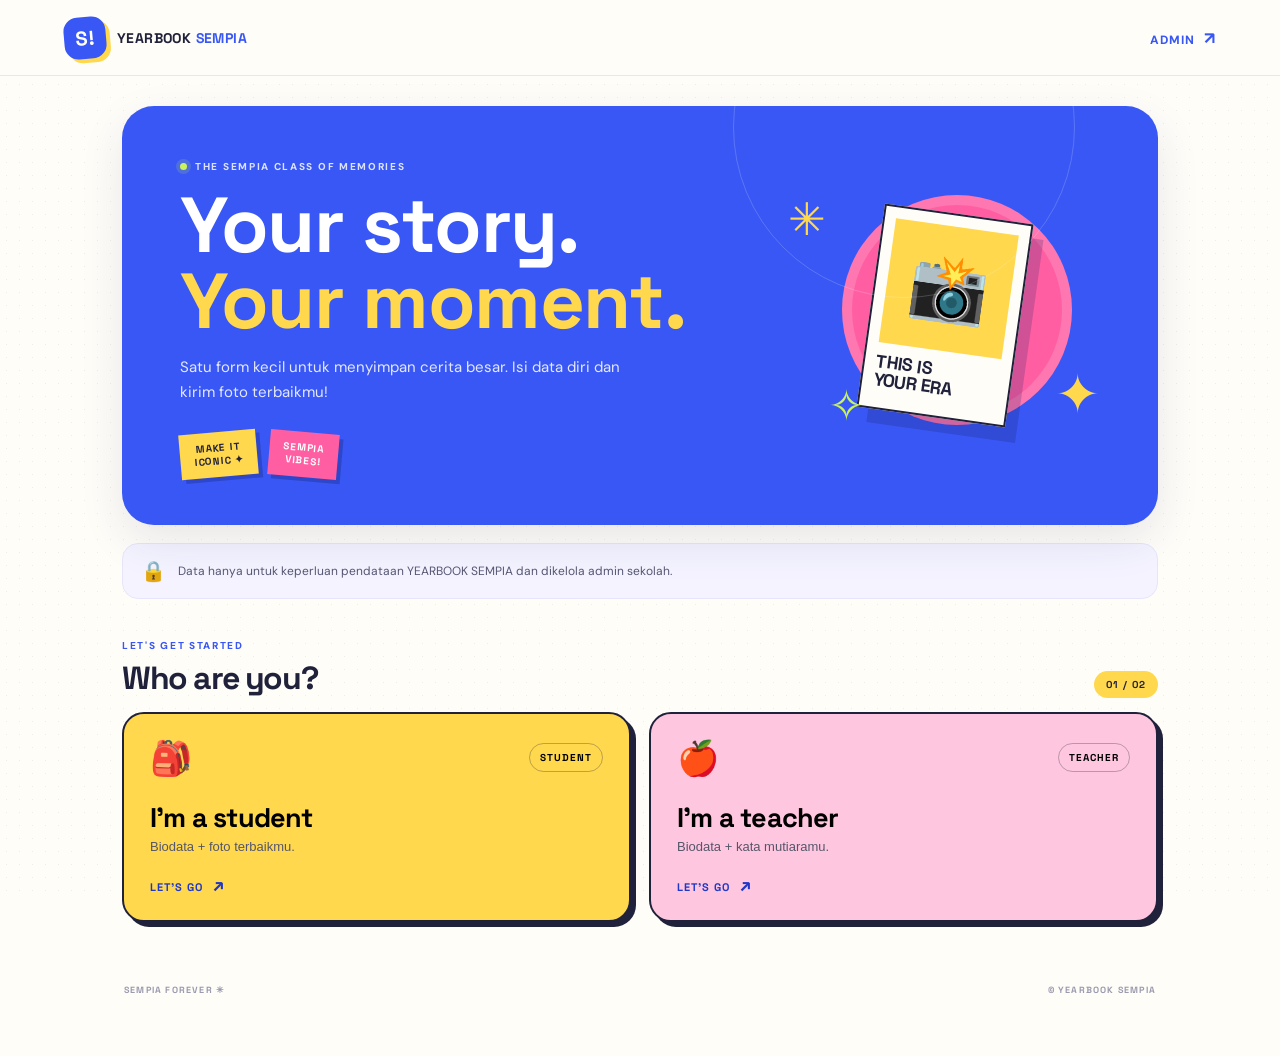
<file: index.html>
<!doctype html>
<html lang="id">
<head>
  <meta charset="utf-8">
  <meta name="viewport" content="width=device-width, initial-scale=1">
  <meta name="theme-color" content="#3857f5">
  <meta name="description" content="Formulir pengumpulan data YEARBOOK SEMPIA.">
  <title>YEARBOOK SEMPIA — Your Story</title>
  <link rel="preconnect" href="https://fonts.googleapis.com">
  <link rel="preconnect" href="https://fonts.gstatic.com" crossorigin>
  <link href="https://fonts.googleapis.com/css2?family=DM+Sans:wght@400;500;600;700;800&family=Space+Grotesk:wght@500;600;700&display=swap" rel="stylesheet">
  <link rel="stylesheet" href="./assets/css/styles.css">
  <script src="./assets/js/config.js"></script>
  <script defer src="./assets/js/api.js"></script>
  <script defer src="./assets/js/compression.js"></script>
  <script defer src="./assets/js/app.js"></script>
</head>
<body>
  <div class="page-noise" aria-hidden="true"></div>
  <header class="topbar">
    <a class="brand" href="./index.html" aria-label="YEARBOOK SEMPIA Home"><span class="brand-mark">S!</span><span>YEARBOOK <b>SEMPIA</b></span></a>
    <a class="admin-link" href="./admin.html">ADMIN <span>↗</span></a>
  </header>

  <main class="container">
    <section class="hero">
      <div class="hero-copy">
        <span class="eyebrow"><span class="eyebrow-dot"></span> THE SEMPIA CLASS OF MEMORIES</span>
        <h1>Your story.<br><em>Your moment.</em></h1>
        <p>Satu form kecil untuk menyimpan cerita besar. Isi data diri dan kirim foto terbaikmu!</p>
        <div class="hero-stickers"><span class="sticker sticker-yellow">MAKE IT<br>ICONIC ✦</span><span class="sticker sticker-pink">SEMPIA<br>VIBES!</span></div>
      </div>
      <div class="hero-art" aria-hidden="true">
        <div class="art-circle"></div><div class="art-card"><div class="art-photo">📸</div><div class="art-caption">THIS IS<br>YOUR ERA</div></div>
        <span class="art-star star-one">✳</span><span class="art-star star-two">✦</span><span class="art-spark">✧</span>
      </div>
    </section>

    <section class="privacy-strip"><span>🔒</span><p>Data hanya untuk keperluan pendataan YEARBOOK SEMPIA dan dikelola admin sekolah.</p></section>

    <section class="section-intro"><div><span class="eyebrow">LET'S GET STARTED</span><h2>Who are you?</h2></div><span class="step-chip">01 / 02</span></section>
    <section class="choice-grid" id="choices">
      <button class="choice-card student" type="button" data-category="student">
        <span class="choice-top"><span class="choice-icon">🎒</span><span class="choice-tag">STUDENT</span></span>
        <span class="choice-title">I'm a student</span><span class="choice-desc">Biodata + foto terbaikmu.</span><span class="choice-arrow">LET'S GO <b>↗</b></span>
      </button>
      <button class="choice-card teacher" type="button" data-category="teacher">
        <span class="choice-top"><span class="choice-icon">🍎</span><span class="choice-tag">TEACHER</span></span>
        <span class="choice-title">I'm a teacher</span><span class="choice-desc">Biodata + kata mutiaramu.</span><span class="choice-arrow">LET'S GO <b>↗</b></span>
      </button>
    </section>

    <section class="form-panel hidden" id="formPanel">
      <div class="form-heading">
        <div><span class="eyebrow" id="formEyebrow">STUDENT FORM</span><h2 id="formTitle">Tell us about you.</h2><p>Isi yang perlu, cek lagi, lalu kirim.</p></div>
        <button class="back-button" id="backButton" type="button">← BACK</button>
      </div>
      <div class="progress-track"><span id="formProgress"></span></div>
      <form id="profileForm" novalidate>
        <div class="form-section-label"><span>01</span> BASIC INFO</div>
        <label>Nama lengkap <i>*</i>
          <select id="personSelect" required><option value="">Memuat daftar nama...</option></select>
          <small>Pilih nama sesuai daftar resmi sekolah.</small>
        </label>
        <label id="accessCodeField" class="hidden">Kode pengisian <i>*</i>
          <input id="accessCode" type="password" maxlength="40" autocomplete="off" placeholder="Masukkan kode dari admin">
          <small>Hanya diminta jika admin mengaktifkan kode peserta.</small>
        </label>
        <div class="two-col">
          <label>Tempat lahir <i>*</i><input id="birthplace" maxlength="100" required autocomplete="off" placeholder="Contoh: Surabaya"></label>
          <label>Tanggal lahir <i>*</i><input id="birthdate" type="date" required></label>
        </div>
        <label>Alamat <i>*</i><textarea id="address" rows="2" maxlength="500" required placeholder="Alamat tempat tinggal"></textarea></label>
        <label>Nomor WhatsApp <i>*</i><input id="whatsapp" type="tel" inputmode="tel" maxlength="20" required placeholder="08xxxxxxxxxx"></label>

        <div id="socialSection" class="social-section">
          <div class="form-section-label"><span>02</span> SOCIAL MEDIA <small>OPTIONAL</small></div>
          <div id="socialRows" class="social-rows"></div>
          <button type="button" id="addSocialButton" class="add-social">＋ Add social account</button>
        </div>

        <label><span id="mottoLabel">Quote / kata-kata hari ini</span> <i>*</i><textarea id="motto" rows="3" maxlength="240" required placeholder="Satu kalimat yang menggambarkan dirimu..."></textarea><small>Maksimal 240 karakter.</small></label>

        <div class="upload-box" id="photoSection">
          <div class="upload-title"><div><div class="form-section-label"><span>03</span> YOUR BEST SHOT</div><strong>Drop your main character photo.</strong><small>Foto wajib untuk siswa · JPG, PNG, WebP</small></div><span class="upload-emoji">📷</span></div>
          <input id="photo" type="file" accept="image/jpeg,image/png,image/webp" required>
          <small>Maksimal 15 MB sebelum kompresi dan 2 MB setelah kompresi.</small>
          <div id="photoPreview" class="photo-preview hidden"></div>
          <div id="photoStatus" class="photo-status" aria-live="polite"></div>
        </div>

        <label class="consent"><input id="consent" type="checkbox" required><span>Saya menyatakan data yang dikirim benar dan menyetujui penggunaannya untuk administrasi YEARBOOK SEMPIA. Jika diperlukan, saya telah memperoleh izin orang tua/wali.</span></label>
        <button class="submit-button" id="submitButton" type="submit"><span>SUBMIT MY STORY</span><b>↗</b></button>
        <p class="form-note">Data yang sudah dikirim akan diperiksa admin sekolah.</p>
      </form>
      <div id="formMessage" class="message" role="status" aria-live="polite"></div>
    </section>

    <footer><span>SEMPIA FOREVER ✳</span><span>© YEARBOOK SEMPIA</span></footer>
  </main>

</body>
</html>
</file>
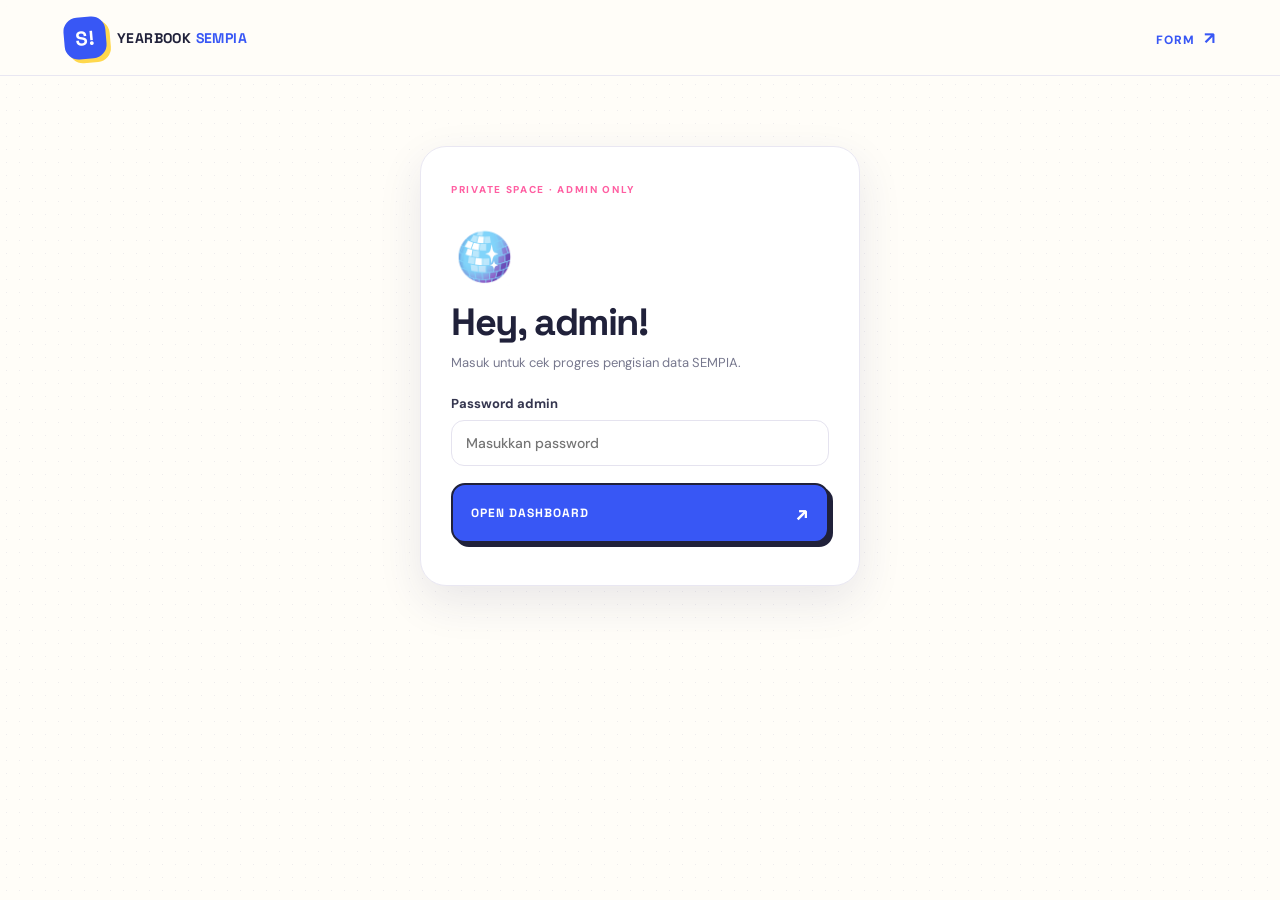
<file: admin.html>
<!doctype html>
<html lang="id">
<head>
  <meta charset="utf-8">
  <meta name="viewport" content="width=device-width, initial-scale=1">
  <meta name="robots" content="noindex,nofollow">
  <meta name="theme-color" content="#3857f5">
  <title>Admin — YEARBOOK SEMPIA</title>
  <link rel="preconnect" href="https://fonts.googleapis.com">
  <link rel="preconnect" href="https://fonts.gstatic.com" crossorigin>
  <link href="https://fonts.googleapis.com/css2?family=DM+Sans:wght@400;500;600;700;800&family=Space+Grotesk:wght@500;600;700&display=swap" rel="stylesheet">
  <link rel="stylesheet" href="./assets/css/styles.css">
  <script src="./assets/js/config.js"></script>
  <script defer src="./assets/js/api.js"></script>
  <script defer src="./assets/js/admin.js"></script>
</head>
<body class="admin-page">
  <div class="page-noise" aria-hidden="true"></div>
  <header class="topbar">
    <a class="brand" href="./index.html"><span class="brand-mark">S!</span><span>YEARBOOK <b>SEMPIA</b></span></a>
    <a class="admin-link" href="./index.html">FORM <span>↗</span></a>
  </header>
  <main class="container admin-container">
    <section class="login-card" id="loginPanel">
      <span class="eyebrow">PRIVATE SPACE · ADMIN ONLY</span>
      <div class="login-emoji">🪩</div>
      <h1>Hey, admin!</h1>
      <p>Masuk untuk cek progres pengisian data SEMPIA.</p>
      <form id="loginForm">
        <label>Password admin<input id="adminPassword" type="password" required autocomplete="current-password" placeholder="Masukkan password"></label>
        <button class="submit-button" id="loginButton" type="submit"><span>OPEN DASHBOARD</span><b>↗</b></button>
      </form>
      <div id="loginMessage" class="message" role="status" aria-live="polite"></div>
    </section>

    <section class="dashboard hidden" id="dashboardPanel">
      <div class="dashboard-head"><div><span class="eyebrow">SEMPIA CONTROL ROOM</span><h1>Dashboard <em>Admin.</em></h1><p>Pantau siapa yang sudah dan belum mengisi.</p></div><button id="logoutButton" class="back-button" type="button">LOG OUT ↗</button></div>
      <div class="stats-grid" id="stats"></div>
      <div class="dashboard-toolbar">
        <input id="searchInput" type="search" placeholder="Cari nama / ID…" aria-label="Cari nama atau ID">
        <select id="categoryFilter" aria-label="Filter kategori"><option value="all">Semua kategori</option><option value="student">Siswa</option><option value="teacher">Guru</option></select>
        <select id="statusFilter" aria-label="Filter status"><option value="all">Semua status</option><option value="not_submitted">Belum mengisi</option><option value="pending">Menunggu</option><option value="verified">Terverifikasi</option><option value="revision">Perlu revisi</option></select>
      </div>
      <div class="table-card">
        <div class="table-heading"><div><strong>Daftar peserta</strong><small id="resultCount">Memuat data…</small></div><button type="button" id="refreshButton" class="refresh-button">↻ Refresh</button></div>
        <div class="table-wrap"><table><thead><tr><th>Nama / ID</th><th>Kategori</th><th>Status</th><th>Foto</th><th>Update</th><th></th></tr></thead><tbody id="profileRows"><tr><td colspan="6">Memuat data…</td></tr></tbody></table></div>
      </div>
      <div id="dashboardMessage" class="message" role="status" aria-live="polite"></div>
    </section>
  </main>

  <dialog id="detailDialog" class="detail-dialog" aria-labelledby="detailTitle">
    <div class="dialog-header"><div><span class="eyebrow">PROFILE CHECK</span><h2 id="detailTitle">Detail peserta</h2></div><button type="button" id="closeDialogButton" class="icon-button" aria-label="Tutup">✕</button></div>
    <div id="detailLoading" class="muted">Memuat detail…</div>
    <div id="detailBody" class="hidden">
      <div class="detail-layout"><div class="detail-photo-wrap"><img id="detailPhoto" class="detail-photo" alt="Foto peserta"></div><div id="detailFields" class="detail-fields"></div></div>
      <div class="admin-note-box"><label for="adminNote">Catatan revisi <small>Wajib jika meminta perbaikan, maksimal 500 karakter.</small></label><textarea id="adminNote" rows="3" maxlength="500" placeholder="Tulis bagian yang perlu diperbaiki…"></textarea></div>
      <div class="dialog-actions"><button type="button" id="revisionButton" class="secondary-button">Minta revisi</button><button type="button" id="verifyButton" class="primary-button">Verifikasi</button></div>
      <div id="detailMessage" class="message" role="status" aria-live="polite"></div>
    </div>
  </dialog>
</body>
</html>
</file>
<file: assets/css/styles.css>
:root{--blue:#3857f5;--blue-dark:#2038c7;--pink:#ff5fa2;--yellow:#ffd84d;--lime:#c9f35a;--purple:#a78bfa;--ink:#20213a;--muted:#77788e;--paper:#fffdf8;--line:#e9e7f2;--green:#198754;--shadow:0 16px 44px rgba(38,42,98,.10)}
*{box-sizing:border-box}html{scroll-behavior:smooth}body{margin:0;background:var(--paper);color:var(--ink);font-family:'DM Sans',sans-serif;min-height:100vh}.page-noise{position:fixed;inset:0;pointer-events:none;opacity:.13;z-index:-1;background-image:radial-gradient(#7d7ca0 .7px,transparent .7px);background-size:13px 13px}.topbar{height:76px;display:flex;align-items:center;justify-content:space-between;padding:0 max(5vw,20px);border-bottom:1px solid var(--line);background:rgba(255,253,248,.9);backdrop-filter:blur(14px);position:sticky;top:0;z-index:5}.brand{display:flex;align-items:center;gap:11px;text-decoration:none;color:var(--ink);font:700 14px 'Space Grotesk',sans-serif;letter-spacing:.4px}.brand b{color:var(--blue)}.brand-mark{width:42px;height:42px;display:grid;place-items:center;border-radius:14px;background:var(--blue);color:#fff;font:700 20px 'Space Grotesk';transform:rotate(-5deg);box-shadow:4px 4px 0 var(--yellow)}.admin-link{font-size:12px;font-weight:800;letter-spacing:1px;text-decoration:none;color:var(--blue)}.admin-link span{font-size:17px;margin-left:5px}.container{max-width:1080px;margin:30px auto;padding:0 22px}.hero{position:relative;display:flex;align-items:center;justify-content:space-between;min-height:360px;padding:48px 58px;overflow:hidden;border-radius:32px;background:var(--blue);color:#fff;box-shadow:var(--shadow)}.hero:after{content:"";position:absolute;width:340px;height:340px;border:1px solid rgba(255,255,255,.18);border-radius:50%;right:8%;top:-150px}.hero-copy{position:relative;z-index:2;max-width:560px}.eyebrow{display:inline-flex;align-items:center;gap:8px;font-size:10px;font-weight:800;letter-spacing:1.7px;text-transform:uppercase;color:var(--blue)}.hero .eyebrow{color:#dbe2ff}.eyebrow-dot{width:7px;height:7px;border-radius:50%;background:var(--lime);box-shadow:0 0 0 4px rgba(201,243,90,.16)}h1,h2{font-family:'Space Grotesk',sans-serif;letter-spacing:-1.4px;margin:12px 0}.hero h1{font-size:clamp(48px,7vw,78px);line-height:.98;color:#fff}.hero h1 em{font-style:normal;color:var(--yellow)}.hero p{max-width:450px;color:#e3e8ff;font-size:15px;line-height:1.7}.hero-stickers{display:flex;gap:12px;margin-top:26px}.sticker{display:inline-grid;place-items:center;padding:10px 14px;font:800 10px/1.25 'Space Grotesk';letter-spacing:.8px;text-align:center;box-shadow:4px 4px 0 rgba(16,20,70,.25);transform:rotate(-5deg)}.sticker-yellow{background:var(--yellow);color:var(--ink)}.sticker-pink{background:var(--pink);color:#fff;transform:rotate(5deg)}.hero-art{width:320px;height:260px;position:relative;flex:0 0 320px}.art-circle{position:absolute;width:230px;height:230px;right:28px;top:10px;border-radius:50%;background:var(--pink);border:10px solid rgba(255,255,255,.15)}.art-card{position:absolute;right:80px;top:28px;width:150px;height:205px;background:#fffdf8;color:var(--ink);padding:11px;transform:rotate(8deg);box-shadow:12px 14px 0 rgba(22,28,95,.2);border:2px solid var(--ink)}.art-photo{height:125px;background:var(--yellow);display:grid;place-items:center;font-size:64px}.art-caption{font:800 18px/1 'Space Grotesk';padding-top:10px;letter-spacing:-.5px}.art-star{position:absolute;color:var(--yellow);font-size:45px}.star-one{top:5px;left:8px}.star-two{right:0;bottom:15px;font-size:54px}.art-spark{position:absolute;left:48px;bottom:10px;color:var(--lime);font-size:44px}.privacy-strip{display:flex;align-items:center;gap:12px;padding:14px 18px;margin:18px 0 34px;border:1px solid #e7e5fa;background:#f4f3ff;border-radius:16px;color:#555674}.privacy-strip span{font-size:20px}.privacy-strip p{font-size:12px;line-height:1.5;margin:0}.section-intro{display:flex;justify-content:space-between;align-items:end;margin-bottom:14px}.section-intro h2{font-size:32px;margin:4px 0 0}.step-chip{background:var(--yellow);padding:7px 12px;border-radius:999px;font:800 10px 'Space Grotesk';letter-spacing:1px}.choice-grid{display:grid;grid-template-columns:1fr 1fr;gap:18px;margin:0 0 32px}.choice-card{position:relative;display:flex;flex-direction:column;align-items:flex-start;text-align:left;min-height:210px;padding:24px 26px;border:2px solid var(--ink);border-radius:22px;cursor:pointer;transition:transform .18s,box-shadow .18s;box-shadow:5px 5px 0 var(--ink)}.choice-card:hover{transform:translate(-2px,-3px);box-shadow:8px 9px 0 var(--ink)}.choice-card.student{background:var(--yellow)}.choice-card.teacher{background:#ffc6df}.choice-top{display:flex;width:100%;align-items:center;justify-content:space-between}.choice-icon{font-size:34px}.choice-tag{font:800 10px 'Space Grotesk';letter-spacing:1px;padding:7px 10px;border:1px solid rgba(32,33,58,.3);border-radius:999px}.choice-title{font:700 27px 'Space Grotesk';margin:22px 0 4px;letter-spacing:-.8px}.choice-desc{font-size:13px;color:#56566a}.choice-arrow{margin-top:auto;padding-top:18px;color:var(--blue-dark);font:800 11px 'Space Grotesk';letter-spacing:1px}.choice-arrow b{font-size:18px;margin-left:6px}.form-panel,.login-card,.dashboard{background:#fff;border:1px solid var(--line);border-radius:26px;padding:30px;box-shadow:var(--shadow)}.form-panel{max-width:800px;margin:0 auto 36px}.form-heading,.dashboard-head{display:flex;justify-content:space-between;align-items:flex-start;gap:16px;margin-bottom:18px}.form-heading h2,.dashboard-head h1{font-size:34px;margin:5px 0}.form-heading p,.dashboard-head p,.login-card p{margin:0;color:var(--muted);font-size:13px}.form-heading .eyebrow,.dashboard-head .eyebrow{color:var(--pink)}.back-button,.refresh-button{border:1px solid var(--line);background:#fff;border-radius:999px;padding:10px 14px;color:var(--blue);font:800 10px 'Space Grotesk';letter-spacing:.7px;cursor:pointer;white-space:nowrap}.progress-track{height:7px;background:#f0eff7;border-radius:20px;overflow:hidden;margin:18px 0 26px}.progress-track span{display:block;width:0;height:100%;background:linear-gradient(90deg,var(--blue),var(--pink));border-radius:20px;transition:width .2s}.form-panel form,.login-card form{display:grid;gap:17px}.form-section-label{display:flex;align-items:center;gap:9px;font:800 10px 'Space Grotesk';letter-spacing:1.2px;color:var(--blue);margin:8px 0 0}.form-section-label>span{display:grid;place-items:center;width:24px;height:24px;border-radius:8px;background:var(--yellow);color:var(--ink);font-size:10px}.form-section-label small{margin-left:auto;font-size:9px;letter-spacing:1px;color:var(--pink);font-weight:800}label{display:grid;gap:8px;font-size:13px;font-weight:700;color:#35364f}label i{display:inline;color:var(--pink);font-style:normal}input,select,textarea{width:100%;border:1.5px solid #e5e3ef;border-radius:13px;padding:13px 14px;font:500 14px 'DM Sans',sans-serif;color:var(--ink);background:#fff;outline:none;transition:border .15s,box-shadow .15s}input:focus,select:focus,textarea:focus{border-color:var(--blue);box-shadow:0 0 0 3px rgba(56,87,245,.1)}textarea{resize:vertical}.two-col{display:grid;grid-template-columns:1fr 1fr;gap:14px}small,.form-note{font-size:11px;color:var(--muted);font-weight:400;line-height:1.5}.social-section{display:grid;gap:10px}.social-rows{display:grid;gap:9px}.social-row{display:grid;grid-template-columns:150px 1fr 38px;gap:8px}.remove-social{border:1px solid #f2c7d9;background:#fff4f8;color:#d13e7d;border-radius:11px;font-size:18px;cursor:pointer}.add-social{justify-self:start;border:0;background:#f1f0ff;color:var(--blue);padding:9px 12px;border-radius:999px;font-size:11px;font-weight:800;cursor:pointer}.upload-box{border:1.5px dashed #b9b6df;background:#faf9ff;border-radius:18px;padding:18px}.upload-title{display:flex;justify-content:space-between;align-items:center;margin-bottom:14px}.upload-title strong{display:block;margin:8px 0 4px;font:700 16px 'Space Grotesk'}.upload-emoji{font-size:32px}.photo-preview img{display:block;max-width:190px;max-height:230px;object-fit:cover;border-radius:13px;border:1px solid var(--line);margin-top:12px}.photo-status{font-size:12px;color:var(--green);margin-top:8px}.error-text{color:#b42318!important}.consent{display:flex;align-items:flex-start;gap:10px;font-weight:400;line-height:1.55;color:#66667d;font-size:12px}.consent input{width:17px;min-width:17px;margin:2px 0 0;accent-color:var(--blue)}.submit-button{display:flex;align-items:center;justify-content:space-between;gap:12px;border:2px solid var(--ink);border-radius:14px;background:var(--blue);color:#fff;padding:15px 18px;font:800 12px 'Space Grotesk';letter-spacing:1px;cursor:pointer;box-shadow:4px 4px 0 var(--ink);transition:transform .15s,box-shadow .15s}.submit-button:hover{transform:translate(-1px,-2px);box-shadow:6px 6px 0 var(--ink)}.submit-button:disabled{opacity:.6;cursor:wait;transform:none;box-shadow:4px 4px 0 var(--ink)}.submit-button b{font-size:20px}.form-note{text-align:center;margin:0}.message{margin-top:12px;font-size:13px;line-height:1.5}.message.error{color:#b42318}.message.success{color:#167647}.hidden{display:none!important}footer{display:flex;justify-content:space-between;gap:12px;color:#9b9aae;font:800 9px 'Space Grotesk';letter-spacing:1.2px;padding:30px 2px}.bridge-frame{position:absolute;width:1px;height:1px;left:-10000px;top:-10000px;border:0;visibility:hidden}.admin-container{max-width:1120px;min-height:calc(100vh - 150px)}.login-card{max-width:440px;margin:70px auto;text-align:left}.login-card h1{font-size:38px;margin:8px 0}.login-card .eyebrow{color:var(--pink)}.login-emoji{font-size:52px;margin-top:24px}.login-card form{margin-top:24px}.dashboard-head h1 em{font-style:normal;color:var(--pink)}.stats-grid{display:grid;grid-template-columns:repeat(4,1fr);gap:12px;margin:24px 0}.stat-card{border:1.5px solid var(--ink);border-radius:17px;padding:15px;background:#fff;box-shadow:3px 3px 0 var(--ink)}.stat-card:nth-child(4n+1){background:#fff0a9}.stat-card:nth-child(4n+2){background:#dce4ff}.stat-card:nth-child(4n+3){background:#ffd6e8}.stat-card:nth-child(4n+4){background:#e7f5bc}.stat-card small{display:block;color:#62627a;font-weight:700}.stat-card strong{display:block;margin-top:6px;font:700 29px 'Space Grotesk';color:var(--ink)}.dashboard-toolbar{display:grid;grid-template-columns:1fr 180px 190px;gap:10px;margin:20px 0}.table-card{background:#fff;border:1px solid var(--line);border-radius:18px;overflow:hidden}.table-heading{display:flex;justify-content:space-between;align-items:center;padding:16px 18px;border-bottom:1px solid var(--line)}.table-heading strong{display:block;font:700 15px 'Space Grotesk'}.table-heading small{display:block;margin-top:3px}.table-wrap{overflow:auto}table{width:100%;border-collapse:collapse;font-size:12px}th,td{text-align:left;padding:13px 12px;border-bottom:1px solid var(--line);white-space:nowrap}th{background:#faf9ff;color:#77778d;font:800 9px 'Space Grotesk';letter-spacing:.8px;text-transform:uppercase}td strong{font-size:12px}.table-subline{display:block;margin-top:4px}.pill{display:inline-flex;align-items:center;padding:5px 9px;border-radius:999px;font-size:10px;font-weight:800;background:#fff1cf;color:#916000}.pill.verified{background:#e4f7eb;color:#167647}.pill.revision{background:#fde8ee;color:#b42355}.pill.not_submitted{background:#f0eff5;color:#77778d}.action{border:0;background:#edf0ff;color:var(--blue);padding:8px 10px;border-radius:9px;font-size:11px;font-weight:800;cursor:pointer}.action:disabled{opacity:.4;cursor:not-allowed}.empty-cell{text-align:center;color:var(--muted);padding:28px}.detail-dialog{width:min(880px,calc(100% - 28px));max-width:880px;max-height:90vh;overflow:auto;border:1px solid var(--line);border-radius:22px;padding:26px;background:#fff;color:var(--ink);box-shadow:0 24px 80px #10243d33}.detail-dialog::backdrop{background:#20213a88;backdrop-filter:blur(3px)}.dialog-header{display:flex;align-items:flex-start;justify-content:space-between;gap:18px;border-bottom:1px solid var(--line);padding-bottom:16px;margin-bottom:18px}.dialog-header h2{margin:6px 0 0}.icon-button{border:1px solid var(--line);background:#f8fafc;border-radius:10px;width:38px;height:38px;cursor:pointer;color:var(--ink);font-size:16px}.detail-layout{display:grid;grid-template-columns:220px minmax(0,1fr);gap:22px}.detail-photo-wrap{background:#f4f3fb;border-radius:15px;min-height:180px;display:flex;align-items:flex-start;justify-content:center;padding:10px}.detail-photo{max-width:100%;max-height:330px;object-fit:contain;border-radius:10px}.detail-fields{display:grid;grid-template-columns:1fr 1fr;gap:10px}.detail-field{padding:10px 12px;background:#faf9ff;border:1px solid #edf1f6;border-radius:11px;min-width:0}.detail-field span{display:block;color:var(--muted);font-size:10px;margin-bottom:5px}.detail-field strong{display:block;font-size:12px;line-height:1.5;overflow-wrap:anywhere;white-space:pre-wrap}.admin-note-box{margin-top:18px}.admin-note-box label{display:block}.admin-note-box small{display:block;margin-top:4px}.admin-note-box textarea{margin-top:8px}.dialog-actions{display:flex;justify-content:flex-end;gap:10px;margin-top:14px}.secondary-button,.primary-button{border-radius:12px;padding:12px 16px;font-weight:800;cursor:pointer}.secondary-button{border:1px solid #f0c9d8;background:#fff4f8;color:#a33b65}.primary-button{border:0;background:var(--blue);color:#fff}.secondary-button:disabled,.primary-button:disabled{opacity:.55;cursor:not-allowed}.detail-dialog .message{margin-top:10px}.muted{color:var(--muted)}
@media(max-width:760px){.container{margin:20px auto;padding:0 14px}.hero{padding:32px 25px;min-height:300px}.hero-art{width:190px;flex-basis:190px;transform:scale(.8);transform-origin:center right;margin-left:-35px}.hero h1{font-size:clamp(42px,9vw,60px)}.choice-grid{gap:12px}.choice-card{padding:19px;min-height:190px}.choice-title{font-size:21px}.form-panel,.login-card,.dashboard{padding:20px}.two-col{grid-template-columns:1fr}.stats-grid{grid-template-columns:repeat(2,minmax(0,1fr))}.dashboard-toolbar{grid-template-columns:1fr}.detail-layout{grid-template-columns:1fr}.detail-photo-wrap{min-height:120px}.detail-photo{max-height:240px}.detail-fields{grid-template-columns:1fr 1fr}.detail-dialog{padding:18px}}
@media(max-width:520px){.topbar{height:66px;padding:0 16px}.brand{font-size:12px}.brand-mark{width:38px;height:38px}.hero{padding:27px 22px;min-height:330px}.hero-art{position:absolute;right:-18px;bottom:-20px;opacity:.52;transform:scale(.8)}.hero-copy{max-width:100%}.hero p{max-width:300px}.choice-grid{grid-template-columns:1fr}.choice-card{min-height:160px}.choice-title{margin-top:14px}.form-heading h2,.dashboard-head h1{font-size:28px}.form-heading{flex-direction:column}.back-button{align-self:flex-start}.social-row{grid-template-columns:115px 1fr 34px;gap:6px}.social-row input,.social-row select{padding:11px 9px;font-size:12px}.dashboard-head{flex-direction:column}.stats-grid{gap:9px}.stat-card{padding:12px}.stat-card strong{font-size:25px}.detail-fields{grid-template-columns:1fr}.dialog-actions{flex-direction:column-reverse}.dialog-actions button{width:100%}footer{font-size:8px}}
</file>
